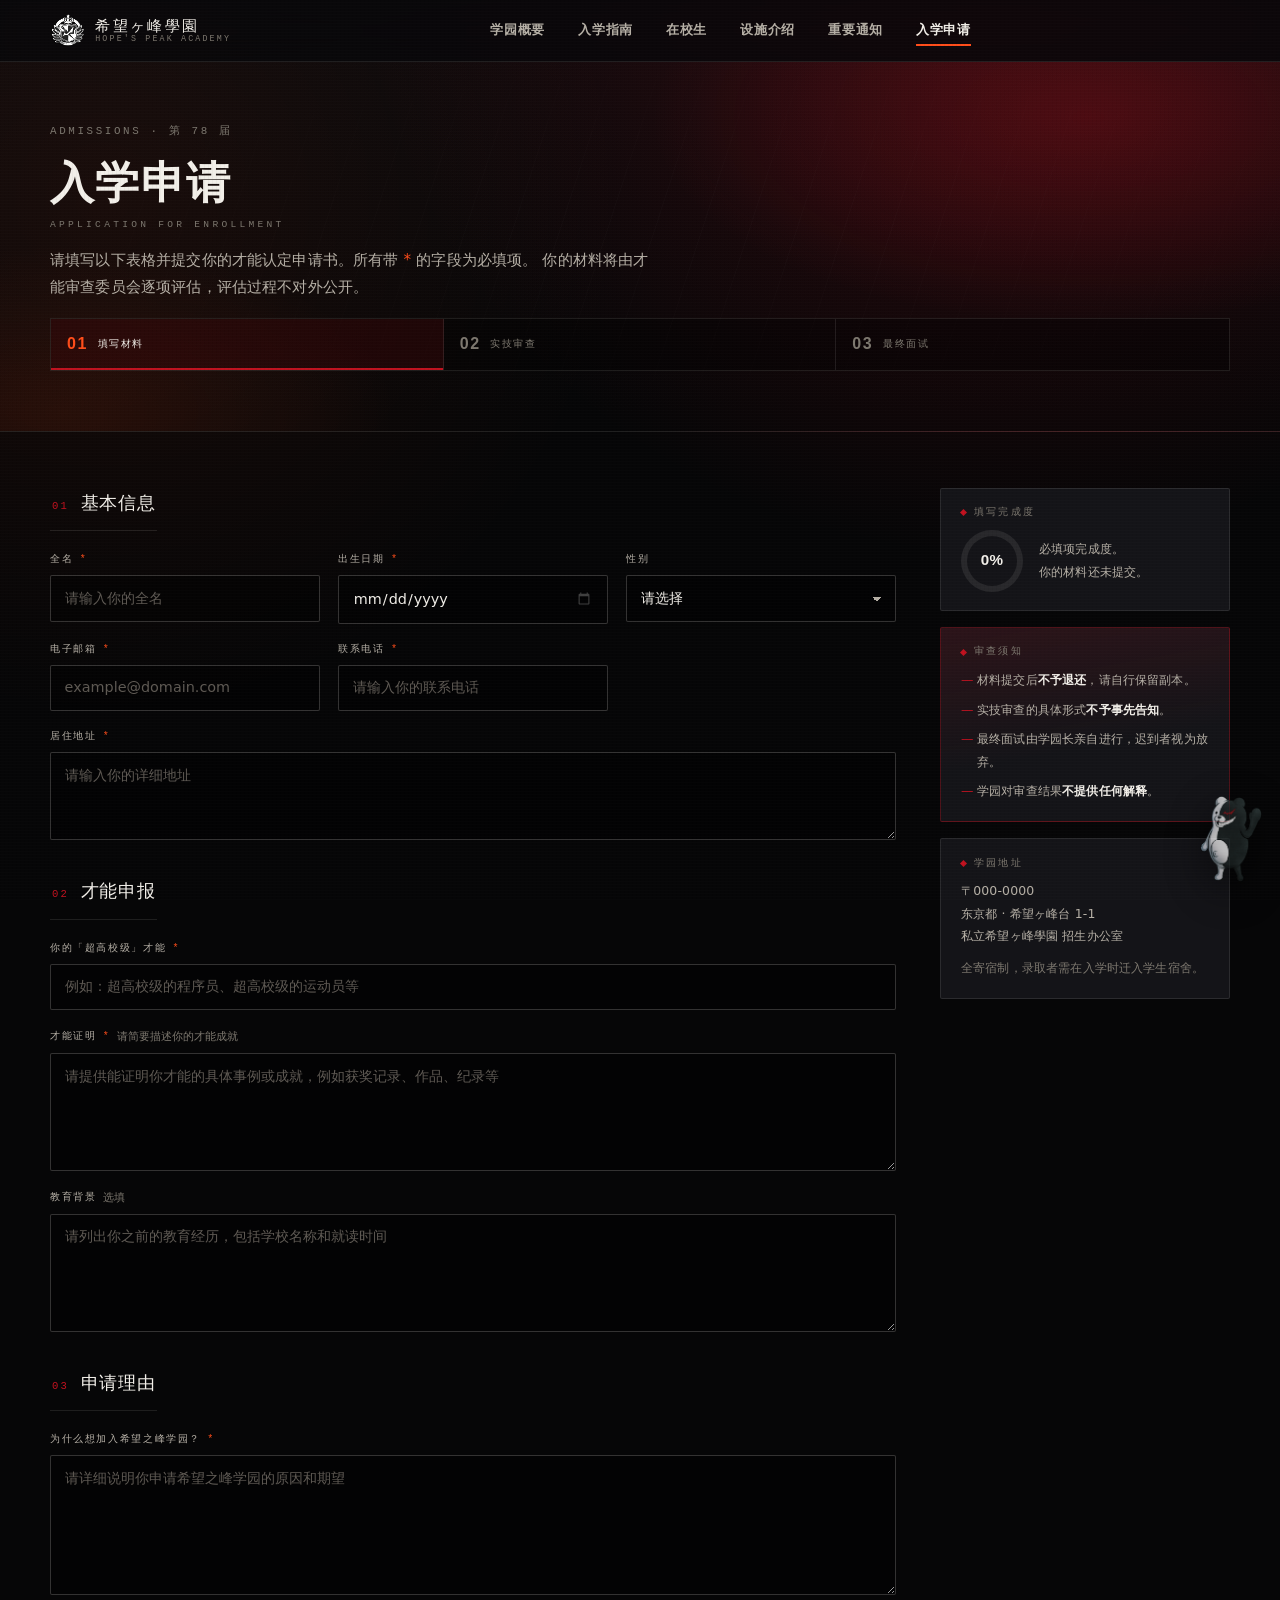
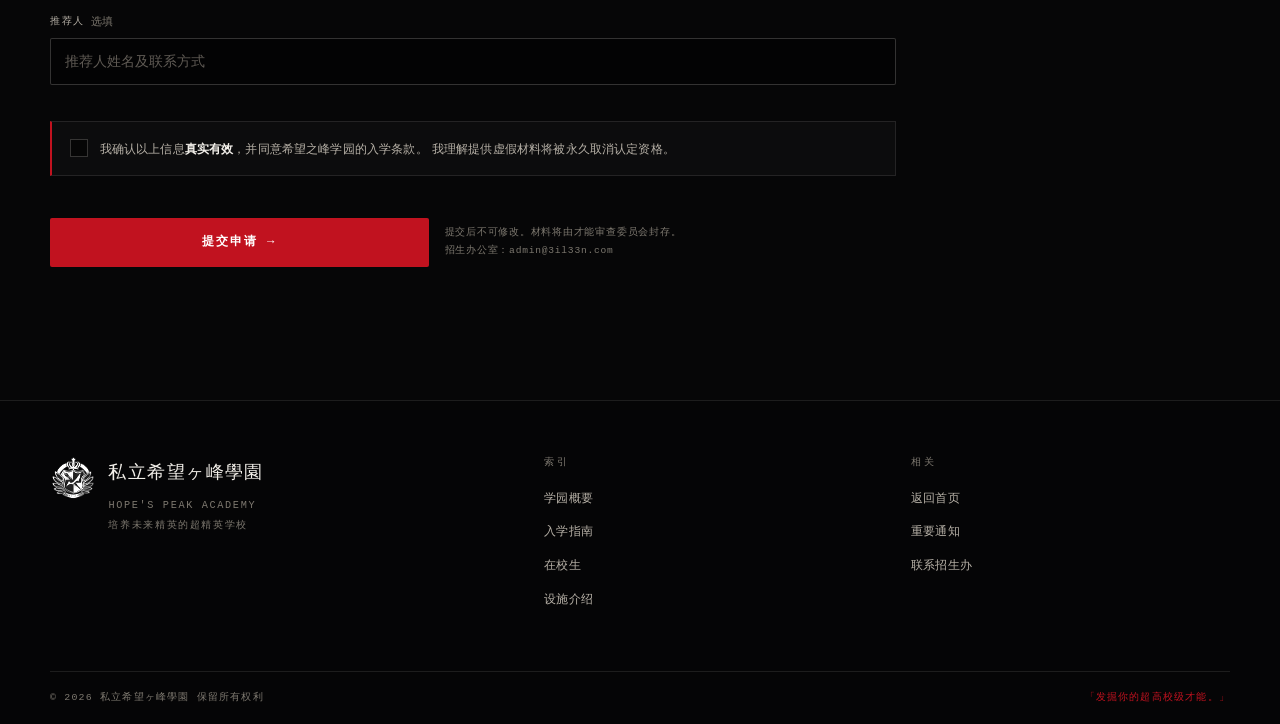
<file: apply.html>
<!DOCTYPE html>
<html lang="zh-CN">
  <head>
    <meta charset="UTF-8" />
    <meta name="viewport" content="width=device-width, initial-scale=1.0" />
    <meta
      name="description"
      content="私立希望ヶ峰学园入学申请——提交你的才能认定申请书，由才能审查委员会进行审核。"
    />
    <meta name="theme-color" content="#060607" />
    <title>入学申请 — 私立希望ヶ峰學園</title>
    <link rel="icon" href="favicon.ico" />
    <link rel="stylesheet" href="css/base.css" />
    <link rel="stylesheet" href="css/components.css" />
    <link rel="stylesheet" href="css/apply.css" />
  </head>
  <body class="body--apply">
    <a class="skip-link" href="#main">跳至主要内容</a>
    <div class="grain" aria-hidden="true"></div>

    <!-- ================= 导航 ================= -->
    <nav class="site-nav" aria-label="主导航">
      <div class="shell site-nav__inner">
        <a class="site-nav__brand" href="index.html" aria-label="返回私立希望ヶ峰学园首页">
          <img src="logo.png" alt="" width="34" height="33" />
          <span class="site-nav__brand-text">
            <span class="site-nav__brand-jp">希望ヶ峰學園</span>
            <span class="site-nav__brand-en">Hope's Peak Academy</span>
          </span>
        </a>

        <div class="site-nav__links" id="navLinks">
          <a class="site-nav__link" href="index.html#about">学园概要</a>
          <a class="site-nav__link" href="index.html#admission">入学指南</a>
          <a class="site-nav__link" href="index.html#students">在校生</a>
          <a class="site-nav__link" href="index.html#facilities">设施介绍</a>
          <a class="site-nav__link" href="index.html#notice">重要通知</a>
          <a class="site-nav__link is-active" href="apply.html" aria-current="page">入学申请</a>
        </div>

        <div class="site-nav__actions">
          <button
            class="nav-toggle"
            type="button"
            aria-expanded="false"
            aria-controls="navLinks"
            aria-label="展开导航菜单"
          >
            <span></span>
          </button>
        </div>
      </div>
    </nav>

    <!-- ================= 页头 ================= -->
    <header class="apply-hero">
      <div class="shell apply-hero__inner">
        <p class="mono-label">Admissions · 第 78 届</p>
        <h1 class="apply-hero__title">
          入学申请
          <em>Application for Enrollment</em>
        </h1>
        <p class="apply-hero__lead">
          请填写以下表格并提交你的才能认定申请书。所有带
          <span style="color: var(--ember)">*</span> 的字段为必填项。
          你的材料将由才能审查委员会逐项评估，评估过程不对外公开。
        </p>

        <div class="step-bar" aria-hidden="true">
          <div class="step-bar__item is-current"><b>01</b> 填写材料</div>
          <div class="step-bar__item"><b>02</b> 实技审查</div>
          <div class="step-bar__item"><b>03</b> 最终面试</div>
        </div>
      </div>
    </header>

    <main id="main">
      <div class="shell" style="padding-block: clamp(2rem, 5vw, 3.5rem)">
        <div class="form-layout">
          <!-- ================= 表单 ================= -->
          <form class="apply-form" id="admissionForm" novalidate>
            <!-- 1. 基本信息 -->
            <fieldset class="form-section">
              <legend class="form-section__head">
                <span class="form-section__no">01</span>
                <span class="form-section__title">基本信息</span>
              </legend>

              <div class="form-grid">
                <div class="field">
                  <label for="fullName">
                    全名
                    <span class="req" aria-hidden="true">*</span>
                  </label>
                  <input
                    type="text"
                    id="fullName"
                    name="fullName"
                    required
                    autocomplete="name"
                    placeholder="请输入你的全名"
                  />
                  <p class="field__error" data-error-for="fullName">请填写你的全名。</p>
                </div>

                <div class="field">
                  <label for="birthDate">
                    出生日期
                    <span class="req" aria-hidden="true">*</span>
                  </label>
                  <input type="date" id="birthDate" name="birthDate" required />
                  <p class="field__error" data-error-for="birthDate">
                    请填写有效的出生日期。
                  </p>
                </div>

                <div class="field">
                  <label for="gender">性别</label>
                  <select id="gender" name="gender">
                    <option value="">请选择</option>
                    <option value="male">男</option>
                    <option value="female">女</option>
                    <option value="other">其他</option>
                    <option value="prefer-not-to-say">不愿透露</option>
                  </select>
                </div>

                <div class="field">
                  <label for="email">
                    电子邮箱
                    <span class="req" aria-hidden="true">*</span>
                  </label>
                  <input
                    type="email"
                    id="email"
                    name="email"
                    required
                    autocomplete="email"
                    placeholder="example@domain.com"
                  />
                  <p class="field__error" data-error-for="email">
                    请填写有效的电子邮箱地址。
                  </p>
                </div>

                <div class="field">
                  <label for="phone">
                    联系电话
                    <span class="req" aria-hidden="true">*</span>
                  </label>
                  <input
                    type="tel"
                    id="phone"
                    name="phone"
                    required
                    autocomplete="tel"
                    placeholder="请输入你的联系电话"
                  />
                  <p class="field__error" data-error-for="phone">
                    请填写有效的联系电话。
                  </p>
                </div>

                <div class="field field--full">
                  <label for="address">
                    居住地址
                    <span class="req" aria-hidden="true">*</span>
                  </label>
                  <textarea
                    id="address"
                    name="address"
                    required
                    autocomplete="street-address"
                    placeholder="请输入你的详细地址"
                    style="min-height: 88px"
                  ></textarea>
                  <p class="field__error" data-error-for="address">请填写你的居住地址。</p>
                </div>
              </div>
            </fieldset>

            <!-- 2. 才能申报 -->
            <fieldset class="form-section">
              <legend class="form-section__head">
                <span class="form-section__no">02</span>
                <span class="form-section__title">才能申报</span>
              </legend>

              <div class="form-grid">
                <div class="field field--full">
                  <label for="talent">
                    你的「超高校级」才能
                    <span class="req" aria-hidden="true">*</span>
                  </label>
                  <input
                    type="text"
                    id="talent"
                    name="talent"
                    required
                    placeholder="例如：超高校级的程序员、超高校级的运动员等"
                  />
                  <p class="field__error" data-error-for="talent">
                    请填写你的才能称号。
                  </p>
                </div>

                <div class="field field--full">
                  <label for="talentProof">
                    才能证明
                    <span class="req" aria-hidden="true">*</span>
                    <span class="field__hint">请简要描述你的才能成就</span>
                  </label>
                  <textarea
                    id="talentProof"
                    name="talentProof"
                    required
                    placeholder="请提供能证明你才能的具体事例或成就，例如获奖记录、作品、纪录等"
                  ></textarea>
                  <p class="field__error" data-error-for="talentProof">
                    请提供至少 20 字的才能证明。
                  </p>
                </div>

                <div class="field field--full">
                  <label for="education">
                    教育背景
                    <span class="field__hint">选填</span>
                  </label>
                  <textarea
                    id="education"
                    name="education"
                    placeholder="请列出你之前的教育经历，包括学校名称和就读时间"
                  ></textarea>
                </div>
              </div>
            </fieldset>

            <!-- 3. 申请理由 -->
            <fieldset class="form-section">
              <legend class="form-section__head">
                <span class="form-section__no">03</span>
                <span class="form-section__title">申请理由</span>
              </legend>

              <div class="form-grid">
                <div class="field field--full">
                  <label for="motivation">
                    为什么想加入希望之峰学园？
                    <span class="req" aria-hidden="true">*</span>
                  </label>
                  <textarea
                    id="motivation"
                    name="motivation"
                    required
                    placeholder="请详细说明你申请希望之峰学园的原因和期望"
                    style="min-height: 140px"
                  ></textarea>
                  <p class="field__error" data-error-for="motivation">
                    请填写至少 20 字的申请理由。
                  </p>
                </div>

                <div class="field field--full">
                  <label for="reference">
                    推荐人
                    <span class="field__hint">选填</span>
                  </label>
                  <input
                    type="text"
                    id="reference"
                    name="reference"
                    placeholder="推荐人姓名及联系方式"
                  />
                </div>
              </div>
            </fieldset>

            <!-- 确认 -->
            <label class="check" for="agreeTerms">
              <input type="checkbox" id="agreeTerms" name="agreeTerms" required />
              <span class="check__text">
                我确认以上信息<b>真实有效</b>，并同意希望之峰学园的入学条款。
                我理解提供虚假材料将被永久取消认定资格。
              </span>
            </label>
            <p class="field__error" data-error-for="agreeTerms" style="margin-top: -0.5rem">
              请勾选此项以继续。
            </p>

            <div class="form-actions">
              <button class="btn btn--block" type="submit" id="submitButton">
                提交申请
                <span class="btn__arrow" aria-hidden="true">→</span>
              </button>
              <p class="form-actions__note">
                提交后不可修改。材料将由才能审查委员会封存。<br />
                招生办公室：admin@3il33n.com
              </p>
            </div>
          </form>

          <!-- ================= 侧栏 ================= -->
          <aside class="apply-aside" aria-label="申请须知">
            <div class="aside-card">
              <h2 class="aside-card__title">填写完成度</h2>
              <div class="progress">
                <div class="progress__ring" id="progressRing" style="--p: 0">
                  <span class="progress__value" id="progressValue">0%</span>
                </div>
                <p class="progress__label">
                  必填项完成度。<br />
                  你的材料还未提交。
                </p>
              </div>
            </div>

            <div class="aside-card aside-card--blood">
              <h2 class="aside-card__title">审查须知</h2>
              <ul>
                <li>材料提交后<strong>不予退还</strong>，请自行保留副本。</li>
                <li>实技审查的具体形式<strong>不予事先告知</strong>。</li>
                <li>最终面试由学园长亲自进行，迟到者视为放弃。</li>
                <li>学园对审查结果<strong>不提供任何解释</strong>。</li>
              </ul>
            </div>

            <div class="aside-card">
              <h2 class="aside-card__title">学园地址</h2>
              <p>
                〒000-0000<br />
                东京都 · 希望ヶ峰台 1-1<br />
                私立希望ヶ峰學園 招生办公室
              </p>
              <p style="margin-top: 0.6rem; color: var(--paper-faint)">
                全寄宿制，录取者需在入学时迁入学生宿舍。
              </p>
            </div>
          </aside>
        </div>
      </div>
    </main>

    <!-- ================= 页脚 ================= -->
    <footer class="site-footer">
      <div class="shell site-footer__inner">
        <div class="site-footer__brand">
          <img src="logo.png" alt="" width="44" height="43" />
          <div>
            <p class="site-footer__name">私立希望ヶ峰學園</p>
            <p class="site-footer__tagline">
              HOPE'S PEAK ACADEMY<br />
              培养未来精英的超精英学校
            </p>
          </div>
        </div>

        <nav class="site-footer__col" aria-label="页脚导航">
          <h3>索引</h3>
          <ul>
            <li><a href="index.html#about">学园概要</a></li>
            <li><a href="index.html#admission">入学指南</a></li>
            <li><a href="index.html#students">在校生</a></li>
            <li><a href="index.html#facilities">设施介绍</a></li>
          </ul>
        </nav>

        <div class="site-footer__col">
          <h3>相关</h3>
          <ul>
            <li><a href="index.html">返回首页</a></li>
            <li><a href="index.html#notice">重要通知</a></li>
            <li><a href="mailto:admin@3il33n.com">联系招生办</a></li>
          </ul>
        </div>
      </div>

      <div class="shell site-footer__bottom">
        <span>© <span data-year>2025</span> 私立希望ヶ峰學園 保留所有权利</span>
        <span class="site-footer__quote">「发掘你的超高校级才能。」</span>
      </div>
    </footer>

    <button
      class="monokuma-float"
      type="button"
      data-monokuma
      aria-label="与黑白熊对话"
      style="padding: 0; border: 0; background: none"
    >
      <img src="monokuma.png" alt="" width="92" height="129" />
    </button>

    <!-- ================= 提交回执 ================= -->
    <div
      class="modal"
      id="receiptModal"
      role="dialog"
      aria-modal="true"
      aria-labelledby="receiptTitle"
      aria-hidden="true"
    >
      <div class="modal__dialog">
        <button class="modal__close" type="button" data-modal-close aria-label="关闭">✕</button>

        <div class="receipt">
          <span class="receipt__stamp">Received · 已受理</span>
          <div>
            <p class="modal__label">Application Receipt</p>
            <h2 class="modal__title" id="receiptTitle">申请已提交</h2>
          </div>

          <p class="modal__text" style="margin-top: 0">
            感谢你的申请。材料已封存并转交才能审查委员会，审查结果将以书面形式通知。
          </p>

          <dl class="receipt__rows">
            <div class="receipt__row">
              <dt>受理编号</dt>
              <dd class="receipt__id" id="receiptId">HP-0000-0000</dd>
            </div>
            <div class="receipt__row">
              <dt>申请人</dt>
              <dd id="receiptName">—</dd>
            </div>
            <div class="receipt__row">
              <dt>申报才能</dt>
              <dd id="receiptTalent">—</dd>
            </div>
            <div class="receipt__row">
              <dt>受理日期</dt>
              <dd id="receiptDate">—</dd>
            </div>
          </dl>

          <p class="receipt__verdict">
            <strong>注意事项：</strong>请妥善保管受理编号。若在 14 个工作日内未收到任何通知，
            请勿主动联系学园——学园会在必要时联系你。
          </p>

          <div class="modal__actions">
            <button class="btn" type="button" id="receiptReturn">返回首页</button>
            <button class="btn btn--ghost" type="button" data-modal-close>留在本页</button>
          </div>
        </div>
      </div>
    </div>

    <script src="js/site.js"></script>
    <script src="js/apply.js"></script>
  </body>
</html>
</file>
<file: css/base.css>
/* ==========================================================================
   base.css — 设计变量 / 重置 / 排版 / 通用工具
   ========================================================================== */

:root {
  /* 色彩 */
  --ink-900: #060607;
  --ink-850: #0a0a0c;
  --ink-800: #0e0e11;
  --ink-700: #141418;
  --ink-600: #1b1b21;
  --ink-500: #24242c;
  --paper: #f2efe9;
  --paper-dim: #b6b0a6;
  --paper-faint: #7d786f;
  --blood: #c1121f;
  --blood-deep: #7d0512;
  --ember: #ff4d1a;
  --line: rgba(242, 239, 233, 0.1);
  --line-strong: rgba(242, 239, 233, 0.2);

  /* 字体 */
  --font-display: "Barlow Condensed", "Arial Narrow", "Bahnschrift", sans-serif;
  --font-serif: "Noto Serif SC", "Source Han Serif SC", "Songti SC", "Yu Mincho", "SimSun", serif;
  --font-sans: "Inter", "Noto Sans SC", "PingFang SC", "Microsoft YaHei", system-ui, sans-serif;
  --font-mono: "JetBrains Mono", "Cascadia Mono", Consolas, "Courier New", monospace;

  /* 字号 */
  --step--1: 0.78rem;
  --step-0: 0.95rem;
  --step-1: 1.12rem;
  --step-2: clamp(1.35rem, 1.1rem + 0.9vw, 1.75rem);
  --step-3: clamp(1.75rem, 1.3rem + 1.9vw, 2.75rem);
  --step-4: clamp(2.4rem, 1.6rem + 3.4vw, 4.1rem);
  --step-5: clamp(2.9rem, 1.7rem + 5.2vw, 6.2rem);

  /* 间距与尺寸 */
  --space-1: 0.35rem;
  --space-2: 0.65rem;
  --space-3: 1rem;
  --space-4: 1.5rem;
  --space-5: 2.25rem;
  --space-6: 3.25rem;
  --space-7: 5rem;
  --shell: 1180px;
  --gutter: clamp(1.15rem, 4vw, 2.75rem);
  --nav-h: 62px;
  --radius: 2px;
  --ease: cubic-bezier(0.22, 0.68, 0.18, 1);

  color-scheme: dark;
}

/* ---------- 重置 ---------- */
*,
*::before,
*::after {
  box-sizing: border-box;
}

* {
  margin: 0;
}

html {
  -webkit-text-size-adjust: 100%;
  scroll-behavior: smooth;
  scroll-padding-top: calc(var(--nav-h) + 24px);
}

body {
  min-height: 100vh;
  background-color: var(--ink-900);
  background-image:
    radial-gradient(circle at 78% -10%, rgba(193, 18, 31, 0.22), transparent 46%),
    radial-gradient(circle at 8% 22%, rgba(255, 77, 26, 0.07), transparent 38%),
    linear-gradient(180deg, var(--ink-850), var(--ink-900) 46%);
  background-attachment: fixed;
  color: var(--paper);
  font-family: var(--font-sans);
  font-size: var(--step-0);
  line-height: 1.75;
  letter-spacing: 0.01em;
  -webkit-font-smoothing: antialiased;
  overflow-x: hidden;
}

img,
svg,
video {
  display: block;
  max-width: 100%;
}

img {
  height: auto;
}

input,
button,
textarea,
select {
  font: inherit;
  color: inherit;
}

button {
  cursor: pointer;
  background: none;
  border: 0;
  padding: 0;
}

a {
  color: inherit;
  text-decoration: none;
}

ul,
ol {
  padding: 0;
  list-style: none;
}

/* ---------- 选中与滚动条 ---------- */
::selection {
  background: var(--blood);
  color: #fff;
}

* {
  scrollbar-width: thin;
  scrollbar-color: var(--ink-500) var(--ink-900);
}

::-webkit-scrollbar {
  width: 10px;
  height: 10px;
}

::-webkit-scrollbar-track {
  background: var(--ink-900);
}

::-webkit-scrollbar-thumb {
  background: var(--ink-500);
  border: 2px solid var(--ink-900);
  border-radius: 99px;
}

::-webkit-scrollbar-thumb:hover {
  background: var(--blood);
}

/* ---------- 排版 ---------- */
h1,
h2,
h3,
h4 {
  font-weight: 700;
  line-height: 1.15;
  letter-spacing: -0.01em;
  text-wrap: balance;
}

p {
  text-wrap: pretty;
}

strong {
  color: var(--paper);
  font-weight: 700;
}

small {
  font-size: var(--step--1);
}

code,
kbd,
samp {
  font-family: var(--font-mono);
  font-size: 0.9em;
}

/* ---------- 焦点可见性 ---------- */
:focus-visible {
  outline: 2px solid var(--ember);
  outline-offset: 3px;
}

:focus:not(:focus-visible) {
  outline: none;
}

/* ---------- 布局工具 ---------- */
.shell {
  width: min(100% - var(--gutter) * 2, var(--shell));
  margin-inline: auto;
}

.section {
  position: relative;
  padding-block: clamp(3.25rem, 7vw, 6rem);
}

.section + .section {
  border-top: 1px solid var(--line);
}

/* 章节标题：编号 + 标题 + 细线 */
.section-head {
  margin-bottom: var(--space-5);
}

.section-head__index {
  display: inline-flex;
  align-items: center;
  gap: 0.55rem;
  margin-bottom: 0.7rem;
  font-family: var(--font-mono);
  font-size: var(--step--1);
  letter-spacing: 0.28em;
  color: var(--blood);
}

.section-head__index::after {
  content: "";
  width: 42px;
  height: 1px;
  background: currentColor;
  opacity: 0.6;
}

.section-head__title {
  font-family: var(--font-serif);
  font-size: var(--step-3);
  letter-spacing: 0.04em;
}

.section-head__title small {
  display: block;
  margin-top: 0.4rem;
  font-family: var(--font-mono);
  font-size: 0.62rem;
  font-weight: 400;
  letter-spacing: 0.3em;
  text-transform: uppercase;
  color: var(--paper-faint);
}

.section-head__rule {
  display: block;
  height: 1px;
  margin-top: 1.15rem;
  background: linear-gradient(90deg, var(--line-strong), transparent);
}

/* 等宽小标签 */
.mono-label {
  font-family: var(--font-mono);
  font-size: 0.68rem;
  letter-spacing: 0.24em;
  text-transform: uppercase;
  color: var(--paper-faint);
}

/* 引用 / 注释 */
.note {
  font-size: var(--step--1);
  color: var(--paper-faint);
}

/* 屏幕阅读器专用 */
.sr-only {
  position: absolute;
  width: 1px;
  height: 1px;
  padding: 0;
  margin: -1px;
  overflow: hidden;
  clip: rect(0 0 0 0);
  white-space: nowrap;
  border: 0;
}

.skip-link {
  position: fixed;
  top: 0.5rem;
  left: 0.5rem;
  z-index: 200;
  padding: 0.6rem 1rem;
  background: var(--paper);
  color: var(--ink-900);
  font-weight: 700;
  transform: translateY(-160%);
  transition: transform 0.25s var(--ease);
}

.skip-link:focus {
  transform: translateY(0);
}

/* ---------- 全局颗粒 / 扫描线质感 ---------- */
/* 用轻量渐变模拟胶片颗粒，避免全屏 feTurbulence 带来的渲染开销 */
.grain {
  position: fixed;
  inset: 0;
  z-index: 90;
  pointer-events: none;
  opacity: 0.6;
  background-image:
    repeating-linear-gradient(
      0deg,
      rgba(255, 255, 255, 0.018) 0 1px,
      transparent 1px 3px
    ),
    repeating-linear-gradient(
      90deg,
      rgba(0, 0, 0, 0.05) 0 1px,
      transparent 1px 4px
    );
}

/* ---------- 入场动画 ---------- */
.js [data-reveal] {
  opacity: 0;
  transform: translateY(22px);
  transition:
    opacity 0.7s var(--ease),
    transform 0.7s var(--ease);
  transition-delay: var(--reveal-delay, 0ms);
}

.js [data-reveal].is-visible {
  opacity: 1;
  transform: none;
}

/* ---------- 减少动态效果 ---------- */
@media (prefers-reduced-motion: reduce) {
  html {
    scroll-behavior: auto;
  }

  *,
  *::before,
  *::after {
    animation-duration: 0.01ms !important;
    animation-iteration-count: 1 !important;
    transition-duration: 0.01ms !important;
  }

  .js [data-reveal] {
    opacity: 1;
    transform: none;
  }
}
</file>
<file: css/components.css>
/* ==========================================================================
   components.css — 站点导航 / 页头 / 按钮 / 卡片 / 弹窗 / 表单 / 页脚
   ========================================================================== */

/* ==========================================================================
   站点导航
   ========================================================================== */
.site-nav {
  position: sticky;
  top: 0;
  z-index: 60;
  height: var(--nav-h);
  background: rgba(8, 8, 10, 0.82);
  border-bottom: 1px solid var(--line);
  backdrop-filter: blur(14px) saturate(140%);
  -webkit-backdrop-filter: blur(14px) saturate(140%);
}

.site-nav__inner {
  display: flex;
  align-items: center;
  justify-content: space-between;
  gap: var(--space-4);
  height: 100%;
}

.site-nav__brand {
  display: flex;
  align-items: center;
  gap: 0.7rem;
  min-width: 0;
}

.site-nav__brand img {
  width: 34px;
  height: auto;
  filter: grayscale(1) brightness(1.6);
  transition: filter 0.35s var(--ease), transform 0.35s var(--ease);
}

.site-nav__brand:hover img {
  filter: grayscale(1) brightness(2.1);
  transform: rotate(-6deg);
}

.site-nav__brand-text {
  display: flex;
  flex-direction: column;
  line-height: 1.1;
}

.site-nav__brand-jp {
  font-family: var(--font-serif);
  font-size: 0.92rem;
  letter-spacing: 0.16em;
  white-space: nowrap;
}

.site-nav__brand-en {
  font-family: var(--font-mono);
  font-size: 0.52rem;
  letter-spacing: 0.26em;
  color: var(--paper-faint);
  text-transform: uppercase;
  white-space: nowrap;
}

.site-nav__links {
  display: flex;
  align-items: center;
  gap: clamp(0.1rem, 1.1vw, 0.65rem);
}

.site-nav__link {
  position: relative;
  padding: 0.5rem 0.7rem;
  font-size: 0.82rem;
  font-weight: 600;
  letter-spacing: 0.06em;
  color: var(--paper-dim);
  white-space: nowrap;
  transition: color 0.28s var(--ease);
}

.site-nav__link::after {
  content: "";
  position: absolute;
  left: 0.7rem;
  right: 0.7rem;
  bottom: 0.28rem;
  height: 1.5px;
  background: var(--ember);
  transform: scaleX(0);
  transform-origin: left;
  transition: transform 0.32s var(--ease);
}

.site-nav__link:hover,
.site-nav__link:focus-visible {
  color: var(--paper);
}

.site-nav__link:hover::after,
.site-nav__link.is-active::after {
  transform: scaleX(1);
}

.site-nav__link.is-active {
  color: var(--paper);
}

.site-nav__actions {
  display: flex;
  align-items: center;
  gap: 0.5rem;
}

/* 导航内的「机密」链接：划掉感 */
.site-nav__secret {
  font-family: var(--font-mono);
  font-size: 0.7rem;
  letter-spacing: 0.14em;
  color: var(--paper-faint);
  text-decoration: line-through;
  padding: 0.45rem 0.35rem;
  transition: color 0.28s var(--ease);
}

.site-nav__secret:hover {
  color: var(--blood);
}

/* 移动端专用入口，桌面隐藏 */
.site-nav__link--mobile,
.site-nav__secret--mobile {
  display: none;
}

.nav-toggle {
  display: none;
  width: 40px;
  height: 40px;
  align-items: center;
  justify-content: center;
  border: 1px solid var(--line-strong);
  color: var(--paper);
}

.nav-toggle span {
  position: relative;
  display: block;
  width: 17px;
  height: 1.5px;
  background: currentColor;
}

.nav-toggle span::before,
.nav-toggle span::after {
  content: "";
  position: absolute;
  left: 0;
  width: 100%;
  height: 1.5px;
  background: currentColor;
  transition: transform 0.3s var(--ease);
}

.nav-toggle span::before {
  top: -6px;
}

.nav-toggle span::after {
  top: 6px;
}

.nav-toggle[aria-expanded="true"] span {
  background: transparent;
}

.nav-toggle[aria-expanded="true"] span::before {
  transform: translateY(6px) rotate(45deg);
}

.nav-toggle[aria-expanded="true"] span::after {
  transform: translateY(-6px) rotate(-45deg);
}

/* ==========================================================================
   按钮
   ========================================================================== */
.btn {
  --btn-bg: var(--blood);
  --btn-fg: #fff;
  position: relative;
  display: inline-flex;
  align-items: center;
  justify-content: center;
  gap: 0.55rem;
  padding: 0.82rem 1.6rem;
  border: 1px solid transparent;
  border-radius: var(--radius);
  background: var(--btn-bg);
  color: var(--btn-fg);
  font-family: var(--font-mono);
  font-size: 0.76rem;
  font-weight: 700;
  letter-spacing: 0.16em;
  text-transform: uppercase;
  overflow: hidden;
  isolation: isolate;
  transition:
    background-color 0.3s var(--ease),
    border-color 0.3s var(--ease),
    color 0.3s var(--ease),
    transform 0.3s var(--ease),
    box-shadow 0.3s var(--ease);
}

/* 斜切光带扫过 */
.btn::before {
  content: "";
  position: absolute;
  inset: 0;
  z-index: -1;
  background: linear-gradient(100deg, transparent 30%, rgba(255, 255, 255, 0.28) 50%, transparent 70%);
  transform: translateX(-120%);
  transition: transform 0.65s var(--ease);
}

.btn:hover::before {
  transform: translateX(120%);
}

.btn:hover {
  transform: translateY(-2px);
  box-shadow: 0 10px 26px -12px rgba(193, 18, 31, 0.85);
}

.btn:active {
  transform: translateY(0);
}

.btn--ghost {
  --btn-bg: transparent;
  --btn-fg: var(--paper);
  border-color: var(--line-strong);
}

.btn--ghost:hover {
  border-color: var(--paper);
  background: rgba(242, 239, 233, 0.05);
  box-shadow: none;
}

.btn--quiet {
  --btn-bg: rgba(242, 239, 233, 0.06);
  --btn-fg: var(--paper);
  border-color: var(--line);
}

.btn--quiet:hover {
  --btn-bg: rgba(193, 18, 31, 0.16);
  border-color: rgba(193, 18, 31, 0.5);
  box-shadow: none;
}

.btn--block {
  width: 100%;
}

.btn--sm {
  padding: 0.6rem 1.1rem;
  font-size: 0.68rem;
}

.btn__arrow {
  transition: transform 0.3s var(--ease);
}

.btn:hover .btn__arrow {
  transform: translateX(4px);
}

/* ==========================================================================
   标签 / 徽章
   ========================================================================== */
.tag {
  display: inline-flex;
  align-items: center;
  gap: 0.4rem;
  padding: 0.28rem 0.6rem;
  border: 1px solid var(--line-strong);
  border-radius: 99px;
  font-family: var(--font-mono);
  font-size: 0.62rem;
  letter-spacing: 0.18em;
  text-transform: uppercase;
  color: var(--paper-dim);
}

.tag--blood {
  border-color: rgba(193, 18, 31, 0.55);
  background: rgba(193, 18, 31, 0.12);
  color: #ff8b8b;
}

.tag__dot {
  width: 5px;
  height: 5px;
  border-radius: 50%;
  background: currentColor;
  box-shadow: 0 0 0 3px rgba(193, 18, 31, 0.16);
}

/* ==========================================================================
   面板（替代原先的 notice-alert）
   ========================================================================== */
.panel {
  position: relative;
  padding: clamp(1.25rem, 3vw, 1.9rem);
  background:
    linear-gradient(180deg, rgba(242, 239, 233, 0.035), transparent 60%),
    var(--ink-700);
  border: 1px solid var(--line);
  border-radius: var(--radius);
}

.panel::before {
  content: "";
  position: absolute;
  top: -1px;
  left: -1px;
  width: 34px;
  height: 1px;
  background: var(--blood);
}

.panel--alert {
  border-color: rgba(193, 18, 31, 0.32);
  background:
    linear-gradient(180deg, rgba(193, 18, 31, 0.14), transparent 70%),
    var(--ink-700);
}

.panel__label {
  display: flex;
  align-items: center;
  gap: 0.55rem;
  margin-bottom: 0.85rem;
  font-family: var(--font-mono);
  font-size: 0.66rem;
  letter-spacing: 0.24em;
  text-transform: uppercase;
  color: var(--ember);
}

.panel__title {
  font-family: var(--font-serif);
  font-size: var(--step-1);
  letter-spacing: 0.02em;
  margin-bottom: 0.6rem;
}

/* 带项目符号的清单 */
.rule-list li {
  position: relative;
  padding: 0.55rem 0 0.55rem 1.5rem;
  color: var(--paper-dim);
  border-bottom: 1px dashed var(--line);
}

.rule-list li:last-child {
  border-bottom: 0;
  padding-bottom: 0;
}

.rule-list li::before {
  content: "";
  position: absolute;
  left: 0;
  top: 1.12rem;
  width: 6px;
  height: 6px;
  background: var(--blood);
  transform: rotate(45deg);
}

/* ==========================================================================
   页头（首页 Hero）
   ========================================================================== */
.site-header {
  position: relative;
  overflow: hidden;
  border-bottom: 1px solid var(--line);
}

.site-header__bg {
  position: absolute;
  inset: 0;
  pointer-events: none;
  background:
    radial-gradient(ellipse 70% 80% at 78% 30%, rgba(193, 18, 31, 0.4), transparent 62%),
    radial-gradient(ellipse 60% 70% at 12% 82%, rgba(255, 77, 26, 0.16), transparent 60%);
}

/* 斜向条纹 */
.site-header__stripes {
  position: absolute;
  inset: -20% -10%;
  pointer-events: none;
  opacity: 0.5;
  background: repeating-linear-gradient(
    108deg,
    transparent 0 44px,
    rgba(242, 239, 233, 0.028) 44px 45px
  );
  mask-image: radial-gradient(ellipse 75% 65% at 50% 40%, #000 20%, transparent 78%);
}

.site-header__inner {
  position: relative;
  display: grid;
  grid-template-columns: minmax(0, 1.15fr) minmax(0, 0.85fr);
  align-items: center;
  gap: clamp(1.5rem, 4vw, 3.5rem);
  padding-block: clamp(2.75rem, 7vw, 5.5rem);
}

.site-header__eyebrow {
  display: inline-flex;
  align-items: center;
  gap: 0.6rem;
  margin-bottom: 1.15rem;
  font-family: var(--font-mono);
  font-size: 0.68rem;
  letter-spacing: 0.26em;
  text-transform: uppercase;
  color: var(--ember);
}

.site-header__eyebrow::before {
  content: "";
  width: 26px;
  height: 1px;
  background: currentColor;
}

.site-header__crest {
  display: flex;
  align-items: center;
  gap: 1rem;
  margin-bottom: 0.5rem;
}

.site-header__crest img {
  width: clamp(52px, 7vw, 76px);
  filter: grayscale(1) brightness(1.5) drop-shadow(0 0 18px rgba(193, 18, 31, 0.35));
}

.site-header__title {
  font-family: var(--font-serif);
  font-size: clamp(1.9rem, 1.15rem + 2.35vw, 3.35rem);
  letter-spacing: 0.02em;
  line-height: 1.06;
}

.site-header__title em {
  display: block;
  font-family: var(--font-display);
  font-style: normal;
  font-size: 0.3em;
  font-weight: 600;
  letter-spacing: 0.42em;
  text-transform: uppercase;
  color: var(--paper-faint);
  margin-top: 0.85rem;
}

.site-header__lead {
  max-width: 46ch;
  margin-top: 1.4rem;
  color: var(--paper-dim);
  font-size: var(--step-1);
  line-height: 1.7;
}

.site-header__lead strong {
  color: var(--paper);
  background: linear-gradient(transparent 62%, rgba(193, 18, 31, 0.4) 62%);
}

.site-header__actions {
  display: flex;
  flex-wrap: wrap;
  gap: 0.75rem;
  margin-top: 2rem;
}

/* Hero 右侧：档案卡 */
.hero-card {
  position: relative;
  padding: clamp(1.25rem, 3vw, 1.75rem);
  background:
    linear-gradient(150deg, rgba(242, 239, 233, 0.06), transparent 52%),
    rgba(10, 10, 12, 0.78);
  border: 1px solid var(--line-strong);
  border-radius: var(--radius);
  box-shadow: 0 34px 70px -40px rgba(0, 0, 0, 0.95);
  backdrop-filter: blur(6px);
}

/* 四角裁切标记 */
.hero-card::before,
.hero-card::after {
  content: "";
  position: absolute;
  width: 14px;
  height: 14px;
  border: 1px solid rgba(193, 18, 31, 0.75);
  pointer-events: none;
}

.hero-card::before {
  top: -1px;
  left: -1px;
  border-right: 0;
  border-bottom: 0;
}

.hero-card::after {
  bottom: -1px;
  right: -1px;
  border-left: 0;
  border-top: 0;
}

.hero-card__head {
  display: flex;
  align-items: center;
  justify-content: space-between;
  gap: 1rem;
  padding-bottom: 0.75rem;
  border-bottom: 1px solid var(--line);
  margin-bottom: 1rem;
}

.hero-card__no {
  font-family: var(--font-mono);
  font-size: 0.66rem;
  letter-spacing: 0.22em;
  color: var(--paper-faint);
}

.hero-card__stamp {
  padding: 0.2rem 0.5rem;
  border: 1px solid rgba(193, 18, 31, 0.7);
  color: #ff9a9a;
  font-family: var(--font-mono);
  font-size: 0.58rem;
  letter-spacing: 0.2em;
  transform: rotate(-2.5deg);
}

.stat-list {
  display: grid;
  gap: 0.15rem;
}

.stat-list__row {
  display: flex;
  align-items: baseline;
  justify-content: space-between;
  gap: 1rem;
  padding: 0.6rem 0;
  border-bottom: 1px dashed var(--line);
}

.stat-list__row:last-child {
  border-bottom: 0;
}

.stat-list dt {
  font-family: var(--font-mono);
  font-size: 0.68rem;
  letter-spacing: 0.16em;
  color: var(--paper-faint);
  text-transform: uppercase;
}

.stat-list dd {
  font-family: var(--font-display);
  font-size: 1.3rem;
  font-weight: 700;
  letter-spacing: 0.03em;
}

.stat-list dd .unit {
  font-size: 0.62rem;
  font-family: var(--font-mono);
  letter-spacing: 0.14em;
  color: var(--paper-faint);
  margin-left: 0.25rem;
}

.hero-card__foot {
  margin-top: 1rem;
  padding-top: 0.85rem;
  border-top: 1px solid var(--line);
  font-family: var(--font-mono);
  font-size: 0.62rem;
  line-height: 1.9;
  letter-spacing: 0.1em;
  color: var(--paper-faint);
}

/* 跑马灯 */
.marquee {
  position: relative;
  overflow: hidden;
  border-block: 1px solid var(--line);
  background: rgba(0, 0, 0, 0.5);
  padding-block: 0.5rem;
}

.marquee__track {
  display: flex;
  width: max-content;
  gap: 2.5rem;
  animation: marquee 34s linear infinite;
}

.marquee__track span {
  display: inline-flex;
  align-items: center;
  gap: 0.9rem;
  font-family: var(--font-mono);
  font-size: 0.66rem;
  letter-spacing: 0.3em;
  text-transform: uppercase;
  color: var(--paper-faint);
  white-space: nowrap;
}

.marquee__track span::after {
  content: "◆";
  color: var(--blood);
  font-size: 0.5rem;
}

@keyframes marquee {
  to {
    transform: translateX(-50%);
  }
}

.marquee:hover .marquee__track {
  animation-play-state: paused;
}

/* ==========================================================================
   首页内容卡片
   ========================================================================== */
.grid-2 {
  display: grid;
  grid-template-columns: repeat(auto-fit, minmax(min(100%, 300px), 1fr));
  gap: clamp(1rem, 2.2vw, 1.75rem);
}

.overview {
  display: grid;
  grid-template-columns: minmax(0, 1.05fr) minmax(0, 0.95fr);
  gap: clamp(1.25rem, 3.5vw, 2.75rem);
  align-items: start;
}

.overview__lead {
  font-family: var(--font-serif);
  font-size: var(--step-2);
  line-height: 1.6;
  color: var(--paper);
}

.overview__lead strong {
  color: #fff;
  text-decoration: underline;
  text-decoration-color: var(--blood);
  text-decoration-thickness: 3px;
  text-underline-offset: 6px;
}

.overview__body {
  margin-top: 1rem;
  color: var(--paper-dim);
}

/* 校规触发器 */
.rule-trigger {
  display: flex;
  width: 100%;
  align-items: center;
  justify-content: space-between;
  gap: 1rem;
  margin-top: 1.5rem;
  padding: 0.85rem 1rem;
  border: 1px solid var(--line);
  border-left: 2px solid var(--blood);
  background: rgba(242, 239, 233, 0.025);
  font-family: var(--font-mono);
  font-size: 0.72rem;
  letter-spacing: 0.13em;
  color: var(--paper-dim);
  text-align: left;
  transition:
    background-color 0.28s var(--ease),
    border-color 0.28s var(--ease),
    color 0.28s var(--ease);
}

.rule-trigger:hover {
  background: rgba(193, 18, 31, 0.1);
  border-color: rgba(193, 18, 31, 0.45);
  color: var(--paper);
}

.rule-trigger__icon {
  display: grid;
  place-items: center;
  width: 20px;
  height: 20px;
  flex: 0 0 auto;
  border: 1px solid currentColor;
  font-size: 0.7rem;
  transition: transform 0.35s var(--ease);
}

.rule-trigger[aria-expanded="true"] .rule-trigger__icon {
  transform: rotate(45deg);
}

/* 折叠区 */
.collapse {
  display: grid;
  grid-template-rows: 0fr;
  transition: grid-template-rows 0.42s var(--ease);
}

.collapse[data-open="true"] {
  grid-template-rows: 1fr;
}

.collapse__inner {
  min-height: 0;
  overflow: hidden;
}

.collapse__content {
  padding-top: 0.75rem;
}

/* 编号章节列表（入学指南） */
.steps {
  counter-reset: step;
  display: grid;
  gap: 0;
}

.steps li {
  counter-increment: step;
  display: grid;
  grid-template-columns: auto 1fr;
  gap: 1rem;
  padding: 1.05rem 0;
  border-bottom: 1px solid var(--line);
}

.steps li:last-child {
  border-bottom: 0;
}

.steps li::before {
  content: counter(step, decimal-leading-zero);
  font-family: var(--font-mono);
  font-size: 0.72rem;
  font-weight: 700;
  letter-spacing: 0.1em;
  color: var(--blood);
  padding-top: 0.28rem;
}

.steps h4 {
  font-size: var(--step-0);
  letter-spacing: 0.02em;
}

.steps p {
  margin-top: 0.22rem;
  font-size: var(--step--1);
  color: var(--paper-dim);
}

/* 学生卡 */
.students {
  display: grid;
  grid-template-columns: repeat(auto-fit, minmax(min(100%, 268px), 1fr));
  gap: clamp(0.85rem, 2vw, 1.35rem);
}

.student {
  position: relative;
  display: flex;
  flex-direction: column;
  gap: 0.85rem;
  padding: 1.35rem;
  background: var(--ink-700);
  border: 1px solid var(--line);
  border-radius: var(--radius);
  overflow: hidden;
  transition:
    border-color 0.35s var(--ease),
    background-color 0.35s var(--ease),
    transform 0.35s var(--ease);
}

/* 左侧红色进度条 */
.student::before {
  content: "";
  position: absolute;
  top: 0;
  left: 0;
  width: 2px;
  height: 100%;
  background: linear-gradient(180deg, var(--blood), transparent);
  opacity: 0.55;
  transition: opacity 0.35s var(--ease);
}

.student:hover {
  transform: translateY(-3px);
  background: var(--ink-600);
  border-color: rgba(193, 18, 31, 0.45);
}

.student:hover::before {
  opacity: 1;
}

.student__top {
  display: flex;
  align-items: flex-start;
  justify-content: space-between;
  gap: 1rem;
}

.student__id {
  font-family: var(--font-mono);
  font-size: 0.6rem;
  letter-spacing: 0.2em;
  color: var(--paper-faint);
}

.student__grade {
  display: grid;
  place-items: center;
  min-width: 40px;
  height: 40px;
  padding-inline: 0.4rem;
  border: 1px solid rgba(193, 18, 31, 0.5);
  font-family: var(--font-display);
  font-size: 1.05rem;
  font-weight: 700;
  color: #ff8b8b;
  background: rgba(193, 18, 31, 0.12);
}

.student__name {
  font-family: var(--font-serif);
  font-size: var(--step-1);
  letter-spacing: 0.02em;
}

.student__talent {
  display: block;
  margin-top: 0.3rem;
  font-size: var(--step--1);
  color: var(--paper-dim);
}

.student__meta {
  display: flex;
  flex-wrap: wrap;
  gap: 0.4rem 0.9rem;
  padding-top: 0.8rem;
  border-top: 1px dashed var(--line);
  font-family: var(--font-mono);
  font-size: 0.62rem;
  letter-spacing: 0.14em;
  color: var(--paper-faint);
  text-transform: uppercase;
}

/* 被涂黑的名字 */
.censored {
  padding: 0 0.28em;
  background: #000;
  color: transparent;
  border-radius: 1px;
  cursor: help;
  user-select: none;
  transition:
    color 0.3s var(--ease),
    background-color 0.3s var(--ease);
}

.censored:hover,
.censored:focus-visible {
  background: var(--blood);
  color: var(--paper);
}

/* 设施列表 */
.facilities {
  display: grid;
  grid-template-columns: repeat(auto-fit, minmax(min(100%, 270px), 1fr));
  gap: 1px;
  background: var(--line);
  border: 1px solid var(--line);
}

.facility {
  position: relative;
  display: flex;
  flex-direction: column;
  gap: 0.5rem;
  padding: clamp(1.15rem, 2.6vw, 1.6rem);
  background: var(--ink-800);
  transition: background-color 0.35s var(--ease);
}

.facility:hover {
  background: var(--ink-600);
}

.facility__no {
  font-family: var(--font-mono);
  font-size: 0.6rem;
  letter-spacing: 0.22em;
  color: var(--blood);
}

.facility__name {
  font-family: var(--font-serif);
  font-size: var(--step-1);
  letter-spacing: 0.02em;
}

.facility__desc {
  font-size: var(--step--1);
  color: var(--paper-dim);
}

/* 通知 */
.notice {
  display: grid;
  grid-template-columns: auto 1fr;
  gap: clamp(0.9rem, 2.5vw, 1.5rem);
  padding: clamp(1.15rem, 3vw, 1.6rem);
  border: 1px solid var(--line);
  border-left: 2px solid var(--blood);
  background: rgba(242, 239, 233, 0.022);
  transition: background-color 0.3s var(--ease);
}

.notice:hover {
  background: rgba(193, 18, 31, 0.06);
}

.notice__date {
  display: flex;
  flex-direction: column;
  gap: 0.2rem;
  font-family: var(--font-mono);
  font-size: 0.62rem;
  letter-spacing: 0.16em;
  color: var(--paper-faint);
  white-space: nowrap;
  padding-top: 0.2rem;
}

.notice__date b {
  font-family: var(--font-display);
  font-size: 1.5rem;
  font-weight: 700;
  letter-spacing: 0;
  color: var(--paper);
  line-height: 1;
}

.notice__title {
  font-family: var(--font-serif);
  font-size: var(--step-1);
  margin-bottom: 0.4rem;
}

.notice__body {
  font-size: var(--step--1);
  color: var(--paper-dim);
}

.notice__body + .notice__body {
  margin-top: 0.45rem;
}

.notice--urgent .notice__date b {
  color: var(--ember);
}

.notice-list {
  display: grid;
  gap: 0.85rem;
}

/* ==========================================================================
   弹窗
   ========================================================================== */
.modal {
  position: fixed;
  inset: 0;
  z-index: 120;
  display: grid;
  place-items: center;
  padding: var(--gutter);
  background: rgba(0, 0, 0, 0.82);
  backdrop-filter: blur(7px);
  opacity: 0;
  visibility: hidden;
  transition:
    opacity 0.32s var(--ease),
    visibility 0.32s var(--ease);
}

.modal.is-open {
  opacity: 1;
  visibility: visible;
}

.modal__dialog {
  position: relative;
  width: min(100%, 560px);
  max-height: min(88vh, 760px);
  overflow-y: auto;
  overscroll-behavior: contain;
  padding: clamp(1.35rem, 4vw, 2.1rem);
  background:
    linear-gradient(165deg, rgba(242, 239, 233, 0.05), transparent 46%),
    var(--ink-700);
  border: 1px solid var(--line-strong);
  border-top: 2px solid var(--blood);
  border-radius: var(--radius);
  box-shadow: 0 40px 90px -30px rgba(0, 0, 0, 0.95);
  transform: translateY(16px) scale(0.985);
  transition: transform 0.36s var(--ease);
}

.modal.is-open .modal__dialog {
  transform: none;
}

.modal--wide .modal__dialog {
  width: min(100%, 780px);
}

.modal__close {
  position: absolute;
  top: 0.7rem;
  right: 0.7rem;
  display: grid;
  place-items: center;
  width: 34px;
  height: 34px;
  border: 1px solid var(--line-strong);
  color: var(--paper-dim);
  font-size: 1.05rem;
  line-height: 1;
  transition:
    color 0.28s var(--ease),
    border-color 0.28s var(--ease),
    background-color 0.28s var(--ease);
}

.modal__close:hover {
  color: #fff;
  border-color: var(--blood);
  background: rgba(193, 18, 31, 0.25);
}

.modal__label {
  display: inline-flex;
  align-items: center;
  gap: 0.5rem;
  margin-bottom: 0.7rem;
  font-family: var(--font-mono);
  font-size: 0.64rem;
  letter-spacing: 0.26em;
  text-transform: uppercase;
  color: var(--ember);
}

.modal__title {
  font-family: var(--font-serif);
  font-size: var(--step-2);
  padding-right: 2rem;
}

.modal__text {
  margin-top: 1rem;
  color: var(--paper-dim);
  font-size: var(--step--1);
}

.modal__actions {
  display: flex;
  flex-wrap: wrap;
  gap: 0.65rem;
  margin-top: 1.5rem;
}

.modal__field {
  margin-top: 1.1rem;
}

.modal__field label {
  display: block;
  margin-bottom: 0.45rem;
  font-family: var(--font-mono);
  font-size: 0.64rem;
  letter-spacing: 0.2em;
  text-transform: uppercase;
  color: var(--paper-faint);
}

.modal__error {
  display: none;
  margin-top: 0.5rem;
  font-size: var(--step--1);
  color: #ff7a7a;
}

.modal__error.is-shown {
  display: block;
}

.modal__hint {
  margin-top: 0.75rem;
  font-family: var(--font-mono);
  font-size: 0.6rem;
  letter-spacing: 0.1em;
  color: var(--paper-faint);
}

/* 文档弹窗内的正文段落 */
.doc-text {
  display: grid;
  gap: 0.85rem;
  margin-top: 1.1rem;
  font-size: var(--step--1);
  line-height: 1.85;
  color: var(--paper-dim);
  text-align: justify;
}

.doc-text strong {
  color: #fff;
}

/* 黑白熊气泡 */
.monokuma-bubble {
  position: fixed;
  right: clamp(1rem, 3vw, 2rem);
  bottom: clamp(6.5rem, 15vw, 8.5rem);
  z-index: 130;
  width: min(280px, calc(100vw - 2rem));
  padding: 0.95rem 1.05rem;
  background: var(--paper);
  color: #14100f;
  border-radius: 3px;
  font-family: var(--font-serif);
  font-size: 0.86rem;
  font-weight: 600;
  line-height: 1.65;
  box-shadow: 0 18px 40px -18px rgba(0, 0, 0, 0.9);
  animation: bubble-in 0.32s var(--ease);
}

.monokuma-bubble::after {
  content: "";
  position: absolute;
  right: 24px;
  bottom: -7px;
  width: 14px;
  height: 14px;
  background: var(--paper);
  transform: rotate(45deg);
}

.monokuma-bubble__name {
  display: block;
  margin-bottom: 0.35rem;
  font-family: var(--font-mono);
  font-size: 0.6rem;
  letter-spacing: 0.22em;
  text-transform: uppercase;
  color: var(--blood);
}

@keyframes bubble-in {
  from {
    opacity: 0;
    transform: translateY(8px) scale(0.96);
  }
}

/* 黑白熊浮标 */
.monokuma-float {
  position: fixed;
  right: clamp(1rem, 3vw, 2rem);
  bottom: clamp(1rem, 3vw, 2rem);
  z-index: 110;
  width: clamp(64px, 8vw, 92px);
  filter: drop-shadow(0 12px 22px rgba(0, 0, 0, 0.75));
  transition:
    transform 0.4s var(--ease),
    filter 0.4s var(--ease);
  animation: float-idle 5.5s ease-in-out infinite;
}

.monokuma-float:hover {
  transform: rotate(-7deg) scale(1.07);
  filter: drop-shadow(0 0 18px rgba(193, 18, 31, 0.7));
  animation-play-state: paused;
}

@keyframes float-idle {
  0%,
  100% {
    translate: 0 0;
  }
  50% {
    translate: 0 -7px;
  }
}

/* ==========================================================================
   页脚
   ========================================================================== */
.site-footer {
  position: relative;
  margin-top: clamp(3rem, 6vw, 5rem);
  border-top: 1px solid var(--line);
  background: #050506;
}

.site-footer__inner {
  display: grid;
  grid-template-columns: minmax(0, 1.4fr) repeat(auto-fit, minmax(140px, 1fr));
  gap: clamp(1.5rem, 4vw, 3rem);
  padding-block: clamp(2.25rem, 5vw, 3.5rem);
}

.site-footer__brand {
  display: flex;
  align-items: flex-start;
  gap: 0.9rem;
}

.site-footer__brand img {
  width: 44px;
  filter: grayscale(1) brightness(1.5);
}

.site-footer__name {
  font-family: var(--font-serif);
  font-size: var(--step-1);
  letter-spacing: 0.08em;
}

.site-footer__tagline {
  margin-top: 0.5rem;
  font-family: var(--font-mono);
  font-size: 0.64rem;
  letter-spacing: 0.16em;
  line-height: 1.9;
  color: var(--paper-faint);
}

.site-footer__col h3 {
  margin-bottom: 0.75rem;
  font-family: var(--font-mono);
  font-size: 0.62rem;
  font-weight: 400;
  letter-spacing: 0.24em;
  text-transform: uppercase;
  color: var(--paper-faint);
}

.site-footer__col li {
  padding-block: 0.22rem;
}

.site-footer__col a {
  font-size: var(--step--1);
  color: var(--paper-dim);
  transition: color 0.28s var(--ease);
}

.site-footer__col a:hover {
  color: var(--ember);
}

.site-footer__bottom {
  display: flex;
  flex-wrap: wrap;
  align-items: center;
  justify-content: space-between;
  gap: 0.75rem;
  padding-block: 1.1rem;
  border-top: 1px solid var(--line);
  font-family: var(--font-mono);
  font-size: 0.62rem;
  letter-spacing: 0.12em;
  color: var(--paper-faint);
}

.site-footer__quote {
  color: var(--blood);
}

/* ==========================================================================
   响应式
   ========================================================================== */
@media (max-width: 900px) {
  .site-header__inner {
    grid-template-columns: 1fr;
    padding-block: clamp(2.25rem, 8vw, 3.5rem);
  }

  .hero-card {
    max-width: 480px;
  }

  .overview {
    grid-template-columns: 1fr;
  }

  .site-footer__inner {
    grid-template-columns: 1fr 1fr;
  }

  .site-footer__brand {
    grid-column: 1 / -1;
  }
}

@media (max-width: 760px) {
  :root {
    --nav-h: 56px;
  }

  .nav-toggle {
    display: inline-flex;
  }

  .site-nav__links {
    position: fixed;
    inset: var(--nav-h) 0 auto 0;
    flex-direction: column;
    align-items: stretch;
    gap: 0;
    max-height: calc(100dvh - var(--nav-h));
    overflow-y: auto;
    padding: 0.35rem var(--gutter) 1rem;
    background: #060607;
    border-bottom: 1px solid var(--line-strong);
    box-shadow: 0 24px 40px -24px rgba(0, 0, 0, 0.95);
    transform: translateY(-12px);
    opacity: 0;
    visibility: hidden;
    transition:
      opacity 0.28s var(--ease),
      transform 0.28s var(--ease),
      visibility 0.28s var(--ease);
  }

  .site-nav.is-open .site-nav__links {
    opacity: 1;
    visibility: visible;
    transform: none;
  }

  .site-nav__link {
    padding: 0.85rem 0.2rem;
    border-bottom: 1px solid var(--line);
    font-size: 0.9rem;
  }

  .site-nav__link::after {
    display: none;
  }

  .site-nav__actions .btn {
    display: none;
  }

  .site-nav__link--mobile {
    display: block;
    color: var(--ember);
  }

  .site-nav__secret--mobile {
    display: block;
    padding: 0.85rem 0.2rem;
    font-size: 0.8rem;
    text-decoration: line-through;
    border-bottom: 0;
  }

  .section-head {
    margin-bottom: var(--space-4);
  }

  .section-head__title {
    letter-spacing: 0.02em;
  }

  .site-header__title {
    letter-spacing: 0;
  }

  .site-footer__inner {
    grid-template-columns: 1fr;
  }

  .site-footer__bottom {
    justify-content: flex-start;
  }

  .monokuma-float {
    width: 62px;
  }

  .monokuma-bubble {
    bottom: 5.6rem;
  }
}

@media (max-width: 400px) {
  .site-nav__brand-en {
    display: none;
  }
}
</file>
<file: css/apply.css>
/* ==========================================================================
   apply.css — 入学申请页
   ========================================================================== */

/* ---------- 页头 ---------- */
.apply-hero {
  position: relative;
  overflow: hidden;
  border-bottom: 1px solid var(--line);
  background:
    radial-gradient(ellipse 55% 90% at 85% 15%, rgba(193, 18, 31, 0.26), transparent 62%),
    radial-gradient(ellipse 40% 70% at 5% 95%, rgba(255, 77, 26, 0.1), transparent 65%);
}

.apply-hero::after {
  content: "";
  position: absolute;
  inset: 0;
  pointer-events: none;
  opacity: 0.45;
  background: repeating-linear-gradient(
    108deg,
    transparent 0 44px,
    rgba(242, 239, 233, 0.03) 44px 45px
  );
  mask-image: radial-gradient(ellipse 80% 70% at 55% 45%, #000 15%, transparent 80%);
}

.apply-hero__inner {
  position: relative;
  display: grid;
  gap: 1.1rem;
  padding-block: clamp(2.25rem, 6vw, 3.75rem);
}

.apply-hero__title {
  font-family: var(--font-serif);
  font-size: var(--step-3);
  letter-spacing: 0.03em;
}

.apply-hero__title em {
  display: block;
  margin-top: 0.6rem;
  font-family: var(--font-mono);
  font-style: normal;
  font-size: 0.6rem;
  font-weight: 400;
  letter-spacing: 0.34em;
  text-transform: uppercase;
  color: var(--paper-faint);
}

.apply-hero__lead {
  max-width: 62ch;
  color: var(--paper-dim);
}

/* 步骤条 */
.step-bar {
  display: flex;
  flex-wrap: wrap;
  gap: 0;
  border: 1px solid var(--line);
  background: rgba(0, 0, 0, 0.35);
}

.step-bar__item {
  display: flex;
  align-items: center;
  gap: 0.6rem;
  flex: 1 1 160px;
  padding: 0.7rem 1rem;
  font-family: var(--font-mono);
  font-size: 0.62rem;
  letter-spacing: 0.16em;
  text-transform: uppercase;
  color: var(--paper-faint);
  border-right: 1px solid var(--line);
}

.step-bar__item:last-child {
  border-right: 0;
}

.step-bar__item b {
  font-family: var(--font-display);
  font-size: 1rem;
  font-weight: 700;
  color: var(--paper-faint);
}

.step-bar__item.is-current {
  color: var(--paper);
  background: rgba(193, 18, 31, 0.12);
  box-shadow: inset 0 -2px 0 var(--blood);
}

.step-bar__item.is-current b {
  color: var(--ember);
}

/* ---------- 表单布局 ---------- */
.form-layout {
  display: grid;
  grid-template-columns: minmax(0, 1fr) minmax(0, 290px);
  gap: clamp(1.25rem, 3.5vw, 2.75rem);
  align-items: start;
}

.apply-form {
  display: grid;
  gap: clamp(1.5rem, 3.5vw, 2.25rem);
}

/* 分节 fieldset */
.form-section {
  border: 0;
  padding: 0;
  margin: 0;
}

.form-section__head {
  display: flex;
  align-items: baseline;
  gap: 0.75rem;
  padding-bottom: 0.7rem;
  margin-bottom: 1.25rem;
  border-bottom: 1px solid var(--line);
}

.form-section__no {
  font-family: var(--font-mono);
  font-size: 0.66rem;
  letter-spacing: 0.2em;
  color: var(--blood);
}

.form-section__title {
  font-family: var(--font-serif);
  font-size: var(--step-1);
  letter-spacing: 0.03em;
}

.form-grid {
  display: grid;
  grid-template-columns: repeat(auto-fit, minmax(min(100%, 220px), 1fr));
  gap: 1.05rem 1.15rem;
}

.field {
  display: flex;
  flex-direction: column;
  gap: 0.4rem;
  min-width: 0;
}

.field--full {
  grid-column: 1 / -1;
}

.field label {
  display: flex;
  align-items: center;
  gap: 0.4rem;
  font-family: var(--font-mono);
  font-size: 0.63rem;
  letter-spacing: 0.16em;
  text-transform: uppercase;
  color: var(--paper-dim);
}

.field .req {
  color: var(--ember);
}

.field__hint {
  font-family: var(--font-sans);
  font-size: 0.7rem;
  letter-spacing: 0;
  text-transform: none;
  color: var(--paper-faint);
}

input[type="text"],
input[type="email"],
input[type="tel"],
input[type="date"],
input[type="number"],
select,
textarea {
  width: 100%;
  padding: 0.72rem 0.85rem;
  background: rgba(0, 0, 0, 0.42);
  border: 1px solid var(--line-strong);
  border-radius: var(--radius);
  color: var(--paper);
  font-size: 0.9rem;
  line-height: 1.5;
  transition:
    border-color 0.26s var(--ease),
    background-color 0.26s var(--ease),
    box-shadow 0.26s var(--ease);
}

textarea {
  min-height: 118px;
  resize: vertical;
}

select {
  appearance: none;
  background-image: linear-gradient(45deg, transparent 50%, var(--paper-dim) 50%),
    linear-gradient(135deg, var(--paper-dim) 50%, transparent 50%);
  background-position:
    calc(100% - 18px) calc(50% + 1px),
    calc(100% - 13px) calc(50% + 1px);
  background-size: 5px 5px, 5px 5px;
  background-repeat: no-repeat;
  padding-right: 2.2rem;
  cursor: pointer;
}

select option {
  background: var(--ink-700);
  color: var(--paper);
}

input::placeholder,
textarea::placeholder {
  color: #5f5a54;
}

input:hover,
select:hover,
textarea:hover {
  border-color: rgba(242, 239, 233, 0.32);
}

input:focus,
select:focus,
textarea:focus {
  outline: none;
  border-color: var(--blood);
  background: rgba(193, 18, 31, 0.06);
  box-shadow: 0 0 0 3px rgba(193, 18, 31, 0.16);
}

/* 日期图标反色 */
input[type="date"]::-webkit-calendar-picker-indicator {
  filter: invert(0.75);
  cursor: pointer;
}

/* 校验态 */
.field.has-error input,
.field.has-error select,
.field.has-error textarea {
  border-color: #ff5c5c;
  background: rgba(255, 40, 40, 0.06);
}

.field__error {
  display: none;
  font-size: 0.72rem;
  color: #ff8a8a;
}

.field.has-error .field__error {
  display: block;
}

/* 自定义复选框 */
.check {
  display: flex;
  align-items: flex-start;
  gap: 0.75rem;
  padding: 1rem 1.1rem;
  border: 1px solid var(--line);
  border-left: 2px solid var(--blood);
  background: rgba(242, 239, 233, 0.022);
  cursor: pointer;
  transition:
    background-color 0.28s var(--ease),
    border-color 0.28s var(--ease);
}

.check:hover {
  background: rgba(193, 18, 31, 0.07);
}

.check input {
  appearance: none;
  flex: 0 0 auto;
  width: 18px;
  height: 18px;
  margin-top: 0.1rem;
  border: 1px solid var(--line-strong);
  background: rgba(0, 0, 0, 0.5);
  cursor: pointer;
  display: grid;
  place-content: center;
  transition:
    border-color 0.24s var(--ease),
    background-color 0.24s var(--ease);
}

.check input::after {
  content: "";
  width: 9px;
  height: 5px;
  border-left: 2px solid #fff;
  border-bottom: 2px solid #fff;
  transform: rotate(-45deg) scale(0);
  transition: transform 0.2s var(--ease);
  margin-top: -2px;
}

.check input:checked {
  background: var(--blood);
  border-color: var(--blood);
}

.check input:checked::after {
  transform: rotate(-45deg) scale(1);
}

.check__text {
  font-size: var(--step--1);
  line-height: 1.7;
  color: var(--paper-dim);
}

.check__text b {
  color: var(--paper);
}

/* 提交区 */
.form-actions {
  display: flex;
  flex-wrap: wrap;
  align-items: center;
  gap: 1rem;
  padding-top: 0.35rem;
}

.form-actions .btn--block {
  width: auto;
  min-width: 240px;
  flex: 1 1 auto;
}

.form-actions__note {
  flex: 1 1 200px;
  font-family: var(--font-mono);
  font-size: 0.6rem;
  line-height: 1.9;
  letter-spacing: 0.08em;
  color: var(--paper-faint);
}

/* ---------- 侧栏 ---------- */
.apply-aside {
  display: grid;
  gap: 1rem;
  position: sticky;
  top: calc(var(--nav-h) + 1.25rem);
}

.aside-card {
  padding: 1.15rem 1.25rem;
  background: var(--ink-700);
  border: 1px solid var(--line);
  border-radius: var(--radius);
}

.aside-card--blood {
  border-color: rgba(193, 18, 31, 0.35);
  background:
    linear-gradient(170deg, rgba(193, 18, 31, 0.14), transparent 60%),
    var(--ink-700);
}

.aside-card__title {
  display: flex;
  align-items: center;
  gap: 0.5rem;
  margin-bottom: 0.7rem;
  font-family: var(--font-mono);
  font-size: 0.62rem;
  font-weight: 400;
  letter-spacing: 0.22em;
  text-transform: uppercase;
  color: var(--paper-faint);
}

.aside-card__title::before {
  content: "";
  width: 5px;
  height: 5px;
  background: var(--blood);
  transform: rotate(45deg);
}

.aside-card p,
.aside-card li {
  font-size: var(--step--1);
  line-height: 1.8;
  color: var(--paper-dim);
}

.aside-card ul {
  display: grid;
  gap: 0.45rem;
}

.aside-card li {
  position: relative;
  padding-left: 1rem;
}

.aside-card li::before {
  content: "—";
  position: absolute;
  left: 0;
  color: var(--blood);
}

.aside-card strong {
  color: var(--paper);
}

/* 进度环 */
.progress {
  display: flex;
  align-items: center;
  gap: 1rem;
}

.progress__ring {
  position: relative;
  display: grid;
  place-items: center;
  width: 62px;
  height: 62px;
  flex: 0 0 auto;
  border-radius: 50%;
  background: conic-gradient(var(--blood) calc(var(--p, 0) * 1%), rgba(242, 239, 233, 0.09) 0);
  transition: background 0.4s var(--ease);
}

.progress__ring::before {
  content: "";
  position: absolute;
  inset: 6px;
  border-radius: 50%;
  background: var(--ink-700);
}

.progress__value {
  position: relative;
  font-family: var(--font-display);
  font-size: 0.95rem;
  font-weight: 700;
  color: var(--paper);
}

.progress__label {
  font-size: var(--step--1);
  line-height: 1.6;
  color: var(--paper-dim);
}

/* ==========================================================================
   提交成功弹窗
   ========================================================================== */
.receipt {
  display: grid;
  gap: 1.15rem;
}

.receipt__stamp {
  display: inline-flex;
  align-items: center;
  gap: 0.5rem;
  justify-self: start;
  padding: 0.3rem 0.7rem;
  border: 1px solid rgba(193, 18, 31, 0.7);
  color: #ff9a9a;
  font-family: var(--font-mono);
  font-size: 0.6rem;
  letter-spacing: 0.24em;
  text-transform: uppercase;
  transform: rotate(-1.5deg);
}

.receipt__rows {
  display: grid;
  gap: 0;
  border-top: 1px solid var(--line);
}

.receipt__row {
  display: flex;
  align-items: baseline;
  justify-content: space-between;
  gap: 1rem;
  padding: 0.6rem 0;
  border-bottom: 1px dashed var(--line);
  font-size: var(--step--1);
}

.receipt__row dt {
  font-family: var(--font-mono);
  font-size: 0.62rem;
  letter-spacing: 0.16em;
  text-transform: uppercase;
  color: var(--paper-faint);
  white-space: nowrap;
}

.receipt__row dd {
  font-weight: 600;
  color: var(--paper);
  text-align: right;
  word-break: break-word;
}

.receipt__id {
  font-family: var(--font-mono);
  font-size: 1.05rem;
  letter-spacing: 0.14em;
  color: var(--ember);
}

.receipt__verdict {
  padding: 0.9rem 1rem;
  border-left: 2px solid var(--blood);
  background: rgba(193, 18, 31, 0.1);
  font-size: var(--step--1);
  line-height: 1.8;
  color: var(--paper);
}

/* ---------- 申请页的黑白熊：避开侧栏卡片，缩小并更贴角 ---------- */
body.body--apply .monokuma-float {
  width: clamp(46px, 5.5vw, 62px);
  right: clamp(0.7rem, 1.6vw, 1.1rem);
  bottom: clamp(0.7rem, 1.6vw, 1.1rem);
  opacity: 0.72;
}

body.body--apply .monokuma-float:hover {
  opacity: 1;
}

/* ==========================================================================
   响应式
   ========================================================================== */
@media (max-width: 940px) {
  .form-layout {
    grid-template-columns: 1fr;
  }

  .apply-aside {
    position: static;
    grid-template-columns: repeat(auto-fit, minmax(min(100%, 240px), 1fr));
  }
}

@media (max-width: 560px) {
  .step-bar__item {
    flex-basis: 100%;
    border-right: 0;
    border-bottom: 1px solid var(--line);
    padding-block: 0.55rem;
  }

  .step-bar__item:last-child {
    border-bottom: 0;
  }

  .form-actions .btn--block {
    width: 100%;
    min-width: 0;
  }
}
</file>
